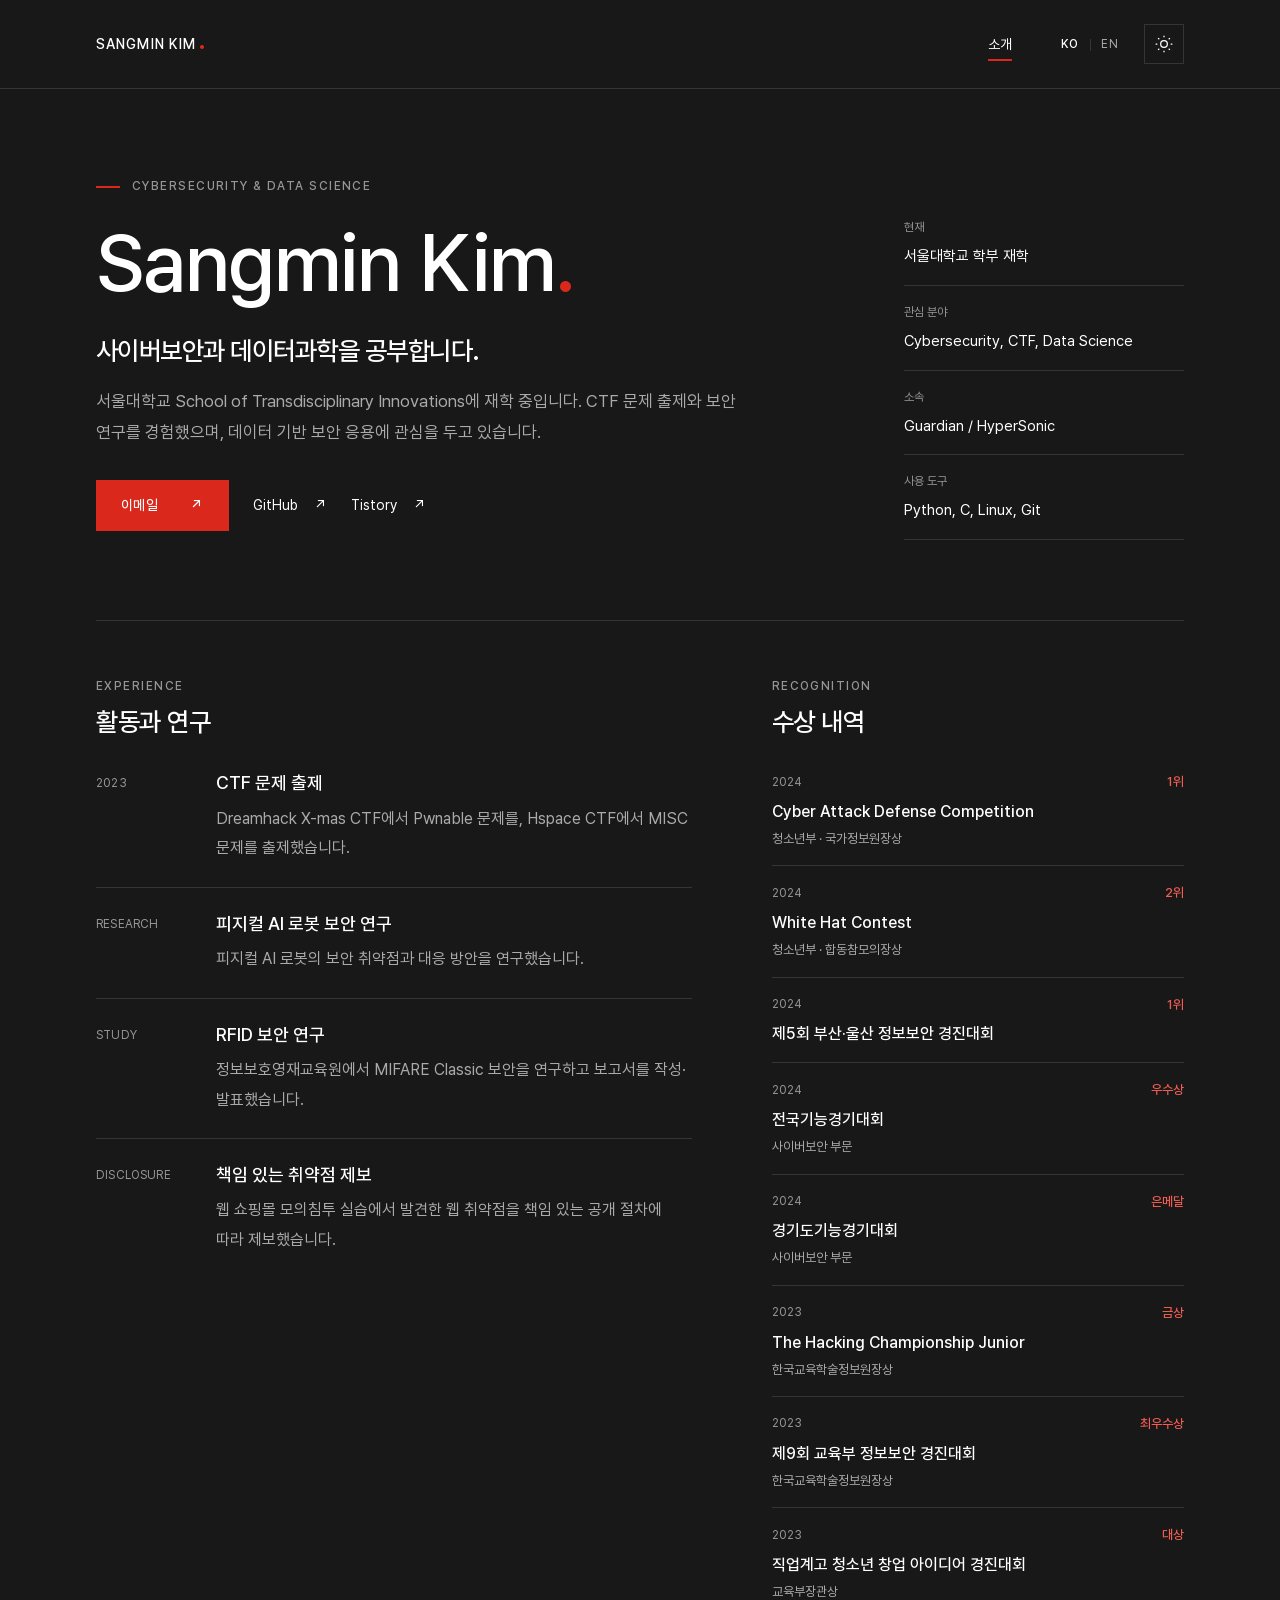
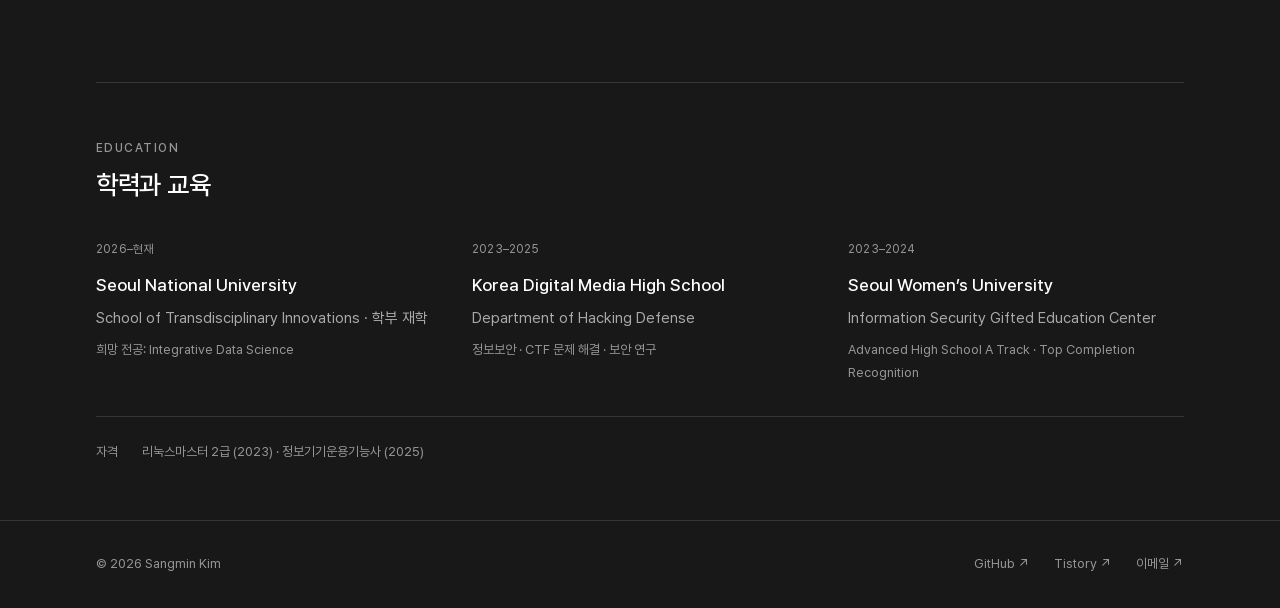
<file: index.html>
<!doctype html>
<html lang="ko" data-theme="dark">
<head>
<meta charset="utf-8"><meta name="viewport" content="width=device-width, initial-scale=1">
<meta name="theme-color" content="#181818"><meta name="color-scheme" content="dark light">
<title>Sangmin Kim · 사이버보안과 데이터과학</title><meta name="description" content="서울대학교 학부생 Sangmin Kim. 사이버보안, CTF, 데이터과학을 공부합니다.">
<link rel="canonical" href="https://sangminkim-test.github.io/">
<link rel="alternate" hreflang="ko" href="https://sangminkim-test.github.io/"><link rel="alternate" hreflang="en" href="https://sangminkim-test.github.io/en/"><link rel="alternate" hreflang="x-default" href="https://sangminkim-test.github.io/">
<meta property="og:title" content="Sangmin Kim · 사이버보안과 데이터과학"><meta property="og:description" content="서울대학교 학부생 Sangmin Kim. 사이버보안, CTF, 데이터과학을 공부합니다."><meta property="og:url" content="https://sangminkim-test.github.io/"><meta property="og:type" content="website"><meta property="og:locale" content="ko_KR">
<link rel="icon" type="image/svg+xml" href="data:image/svg+xml,%3Csvg xmlns='http://www.w3.org/2000/svg' viewBox='0 0 64 64'%3E%3Crect width='64' height='64' fill='%23181818'/%3E%3Ctext x='32' y='45' text-anchor='middle' font-family='Arial,sans-serif' font-size='41' fill='white'%3ES%3C/text%3E%3Cpath d='M44 50h9v5h-9z' fill='%23da291c'/%3E%3C/svg%3E">
<link rel="preload" href="/assets/fonts/Pretendard-Regular.woff2" as="font" type="font/woff2" crossorigin>
<script src="/assets/theme-init.js"></script><link rel="stylesheet" href="/assets/style.css"><script src="/assets/site.js" defer></script>
</head>
<body><a class="skip" href="#main">본문으로 건너뛰기</a>
<header class="header"><div class="wrap header-inner"><a class="wordmark" href="/">SANGMIN KIM<span aria-hidden="true">.</span></a><div class="header-right"><nav aria-label="주 메뉴"><a href="/" aria-current="page">소개</a></nav><div class="utilities"><div class="language" aria-label="언어 선택"><a href="/" lang="ko" hreflang="ko" aria-current="true">KO</a><a href="/en/" lang="en" hreflang="en">EN</a></div><button type="button" class="theme-toggle" aria-label="라이트 테마로 전환" title="라이트 테마로 전환"><svg class="sun" width="20" height="20" viewBox="0 0 24 24" fill="none" stroke="currentColor" stroke-width="1.5" aria-hidden="true"><circle cx="12" cy="12" r="4"/><path d="M12 2v2m0 16v2M2 12h2m16 0h2M4.93 4.93l1.42 1.42m11.3 11.3 1.42 1.42M4.93 19.07l1.42-1.42m11.3-11.3 1.42-1.42"/></svg><svg class="moon" width="20" height="20" viewBox="0 0 24 24" fill="none" stroke="currentColor" stroke-width="1.5" aria-hidden="true"><path d="M20.3 15.5A8.5 8.5 0 0 1 8.5 3.7a8.5 8.5 0 1 0 11.8 11.8Z"/></svg></button></div></div></div></header>
<main id="main"><section class="intro wrap" aria-labelledby="profile-title"><div class="intro-main"><p class="eyebrow"><span aria-hidden="true"></span> CYBERSECURITY &amp; DATA SCIENCE</p><h1 id="profile-title">Sangmin Kim<span class="red">.</span></h1><h2>사이버보안과 데이터과학을 공부합니다.</h2><p class="bio">서울대학교 School of Transdisciplinary Innovations에 재학 중입니다. CTF 문제 출제와 보안 연구를 경험했으며, 데이터 기반 보안 응용에 관심을 두고 있습니다.</p><div class="intro-links"><a class="button" href="mailto:ksangmin07@gmail.com">이메일 <span aria-hidden="true">↗</span></a><a class="plain-link" href="https://github.com/is07king">GitHub <span aria-hidden="true">↗</span></a><a class="plain-link" href="https://is07king.tistory.com/">Tistory <span aria-hidden="true">↗</span></a></div></div><aside class="profile-facts" aria-label="프로필 요약"><dl><div><dt>현재</dt><dd>서울대학교 학부 재학</dd></div><div><dt>관심 분야</dt><dd>Cybersecurity, CTF, Data Science</dd></div><div><dt>소속</dt><dd>Guardian / HyperSonic</dd></div><div><dt>사용 도구</dt><dd>Python, C, Linux, Git</dd></div></dl></aside></section>
<section class="wrap work-awards" id="experience"><div class="work-column"><div class="section-heading"><p class="eyebrow">EXPERIENCE</p><h2>활동과 연구</h2></div><div class="experience-list"><article class="experience"><span class="meta">2023</span><div><h3>CTF 문제 출제</h3><p>Dreamhack X-mas CTF에서 Pwnable 문제를, Hspace CTF에서 MISC 문제를 출제했습니다.</p></div></article><article class="experience"><span class="meta">RESEARCH</span><div><h3>피지컬 AI 로봇 보안 연구</h3><p>피지컬 AI 로봇의 보안 취약점과 대응 방안을 연구했습니다.</p></div></article><article class="experience"><span class="meta">STUDY</span><div><h3>RFID 보안 연구</h3><p>정보보호영재교육원에서 MIFARE Classic 보안을 연구하고 보고서를 작성·발표했습니다.</p></div></article><article class="experience"><span class="meta">DISCLOSURE</span><div><h3>책임 있는 취약점 제보</h3><p>웹 쇼핑몰 모의침투 실습에서 발견한 웹 취약점을 책임 있는 공개 절차에 따라 제보했습니다.</p></div></article></div></div><div class="awards-column"><div class="section-heading"><p class="eyebrow">RECOGNITION</p><h2>수상 내역</h2></div><ul class="awards"><li><div class="award-top"><span class="meta">2024</span><span class="award-rank">1위</span></div><h3>Cyber Attack Defense Competition</h3><p>청소년부 · 국가정보원장상</p></li><li><div class="award-top"><span class="meta">2024</span><span class="award-rank">2위</span></div><h3>White Hat Contest</h3><p>청소년부 · 합동참모의장상</p></li><li><div class="award-top"><span class="meta">2024</span><span class="award-rank">1위</span></div><h3>제5회 부산·울산 정보보안 경진대회</h3></li><li><div class="award-top"><span class="meta">2024</span><span class="award-rank">우수상</span></div><h3>전국기능경기대회</h3><p>사이버보안 부문</p></li><li><div class="award-top"><span class="meta">2024</span><span class="award-rank">은메달</span></div><h3>경기도기능경기대회</h3><p>사이버보안 부문</p></li><li><div class="award-top"><span class="meta">2023</span><span class="award-rank">금상</span></div><h3>The Hacking Championship Junior</h3><p>한국교육학술정보원장상</p></li><li><div class="award-top"><span class="meta">2023</span><span class="award-rank">최우수상</span></div><h3>제9회 교육부 정보보안 경진대회</h3><p>한국교육학술정보원장상</p></li><li><div class="award-top"><span class="meta">2023</span><span class="award-rank">대상</span></div><h3>직업계고 청소년 창업 아이디어 경진대회</h3><p>교육부장관상</p></li></ul></div></section>
<section class="wrap section education" aria-labelledby="education-title"><div class="section-heading"><p class="eyebrow">EDUCATION</p><h2 id="education-title">학력과 교육</h2></div><div class="school-grid"><article class="school"><span class="meta">2026–현재</span><h3>Seoul National University</h3><p>School of Transdisciplinary Innovations · 학부 재학</p><p class="school-note">희망 전공: Integrative Data Science</p></article><article class="school"><span class="meta">2023–2025</span><h3>Korea Digital Media High School</h3><p>Department of Hacking Defense</p><p class="school-note">정보보안 · CTF 문제 해결 · 보안 연구</p></article><article class="school"><span class="meta">2023–2024</span><h3>Seoul Women’s University</h3><p>Information Security Gifted Education Center</p><p class="school-note">Advanced High School A Track · Top Completion Recognition</p></article></div><div class="certifications"><span>자격</span><p>리눅스마스터 2급 (2023) · 정보기기운용기능사 (2025)</p></div></section></main>
<footer class="footer"><div class="wrap footer-inner"><p>© 2026 Sangmin Kim</p><div><a href="https://github.com/is07king">GitHub ↗</a><a href="https://is07king.tistory.com/">Tistory ↗</a><a href="mailto:ksangmin07@gmail.com">이메일 ↗</a></div></div></footer>
</body></html>
</file>
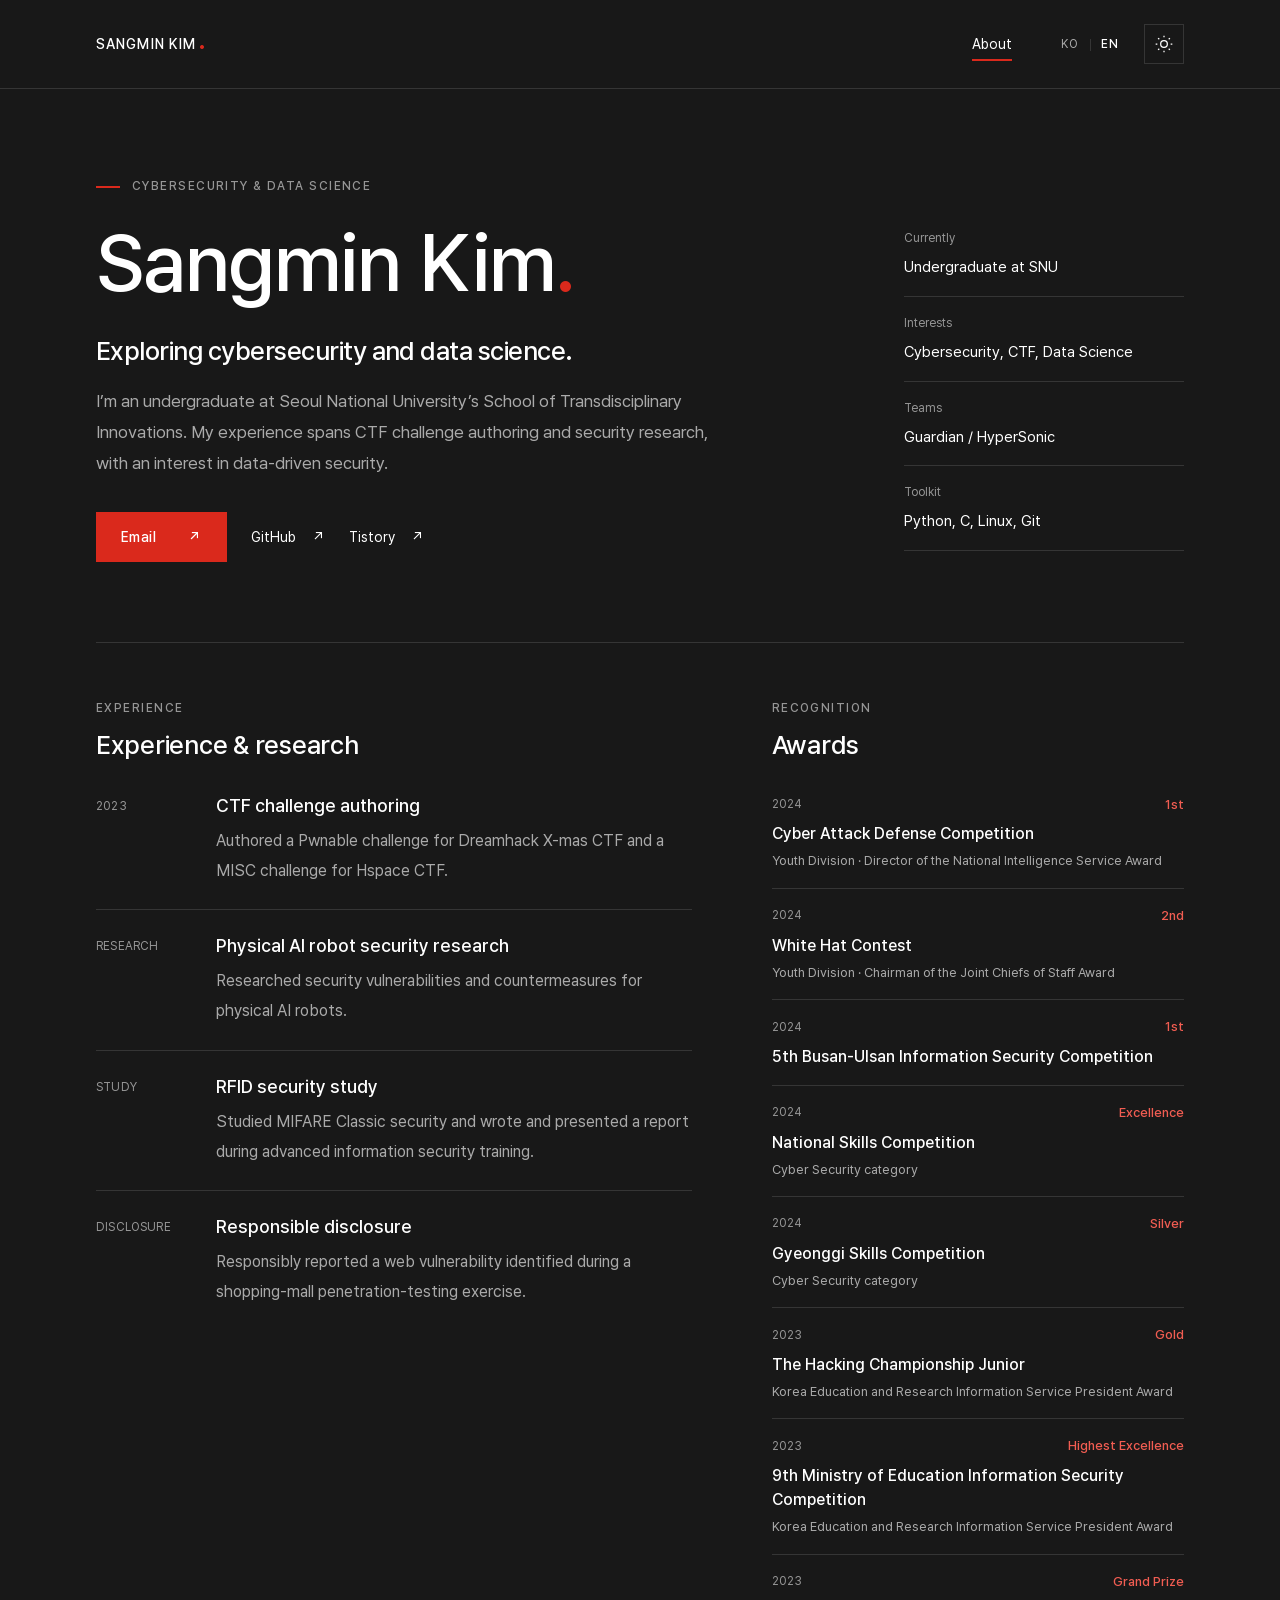
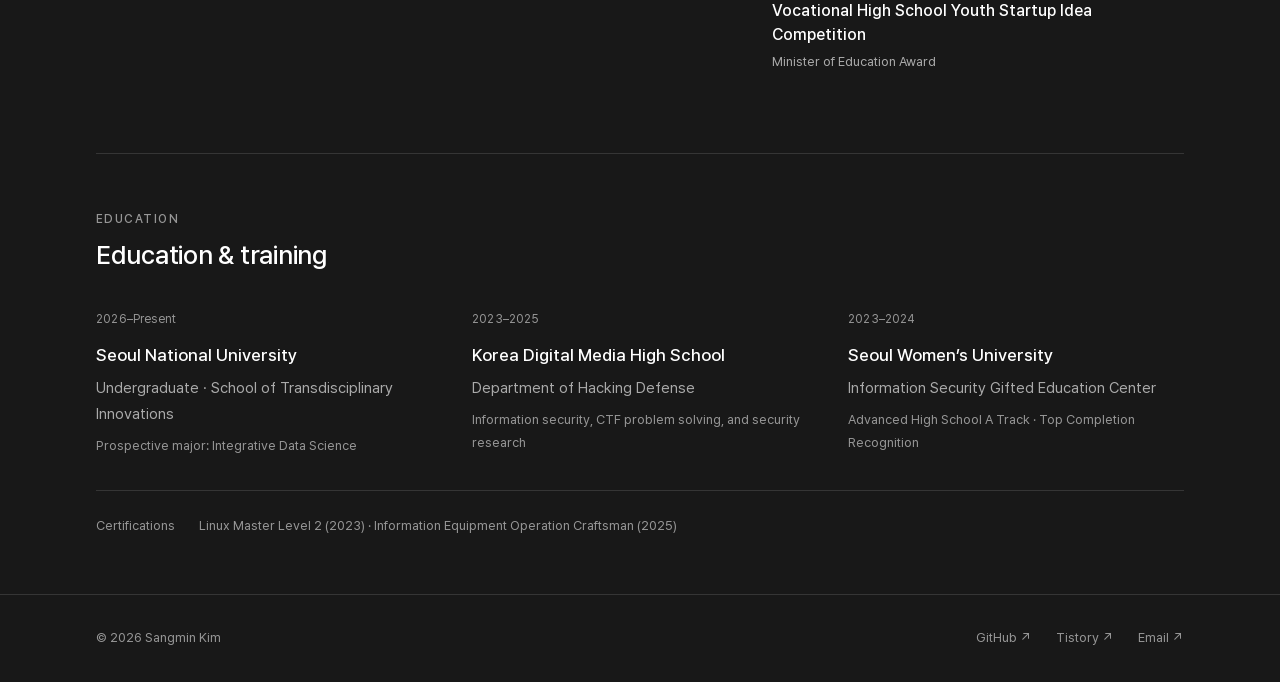
<file: en/index.html>
<!doctype html>
<html lang="en" data-theme="dark">
<head>
<meta charset="utf-8"><meta name="viewport" content="width=device-width, initial-scale=1">
<meta name="theme-color" content="#181818"><meta name="color-scheme" content="dark light">
<title>Sangmin Kim · Cybersecurity &amp; Data Science</title><meta name="description" content="Sangmin Kim, an undergraduate at Seoul National University studying cybersecurity, CTFs, and data science.">
<link rel="canonical" href="https://sangminkim-test.github.io/en/">
<link rel="alternate" hreflang="ko" href="https://sangminkim-test.github.io/"><link rel="alternate" hreflang="en" href="https://sangminkim-test.github.io/en/"><link rel="alternate" hreflang="x-default" href="https://sangminkim-test.github.io/">
<meta property="og:title" content="Sangmin Kim · Cybersecurity &amp; Data Science"><meta property="og:description" content="Sangmin Kim, an undergraduate at Seoul National University studying cybersecurity, CTFs, and data science."><meta property="og:url" content="https://sangminkim-test.github.io/en/"><meta property="og:type" content="website"><meta property="og:locale" content="en_US">
<link rel="icon" type="image/svg+xml" href="data:image/svg+xml,%3Csvg xmlns='http://www.w3.org/2000/svg' viewBox='0 0 64 64'%3E%3Crect width='64' height='64' fill='%23181818'/%3E%3Ctext x='32' y='45' text-anchor='middle' font-family='Arial,sans-serif' font-size='41' fill='white'%3ES%3C/text%3E%3Cpath d='M44 50h9v5h-9z' fill='%23da291c'/%3E%3C/svg%3E">
<link rel="preload" href="/assets/fonts/Pretendard-Regular.woff2" as="font" type="font/woff2" crossorigin>
<script src="/assets/theme-init.js"></script><link rel="stylesheet" href="/assets/style.css"><script src="/assets/site.js" defer></script>
</head>
<body><a class="skip" href="#main">Skip to content</a>
<header class="header"><div class="wrap header-inner"><a class="wordmark" href="/en/">SANGMIN KIM<span aria-hidden="true">.</span></a><div class="header-right"><nav aria-label="Main navigation"><a href="/en/" aria-current="page">About</a></nav><div class="utilities"><div class="language" aria-label="Select language"><a href="/" lang="ko" hreflang="ko">KO</a><a href="/en/" lang="en" hreflang="en" aria-current="true">EN</a></div><button type="button" class="theme-toggle" aria-label="Switch to light theme" title="Switch to light theme"><svg class="sun" width="20" height="20" viewBox="0 0 24 24" fill="none" stroke="currentColor" stroke-width="1.5" aria-hidden="true"><circle cx="12" cy="12" r="4"/><path d="M12 2v2m0 16v2M2 12h2m16 0h2M4.93 4.93l1.42 1.42m11.3 11.3 1.42 1.42M4.93 19.07l1.42-1.42m11.3-11.3 1.42-1.42"/></svg><svg class="moon" width="20" height="20" viewBox="0 0 24 24" fill="none" stroke="currentColor" stroke-width="1.5" aria-hidden="true"><path d="M20.3 15.5A8.5 8.5 0 0 1 8.5 3.7a8.5 8.5 0 1 0 11.8 11.8Z"/></svg></button></div></div></div></header>
<main id="main"><section class="intro wrap" aria-labelledby="profile-title"><div class="intro-main"><p class="eyebrow"><span aria-hidden="true"></span> CYBERSECURITY &amp; DATA SCIENCE</p><h1 id="profile-title">Sangmin Kim<span class="red">.</span></h1><h2>Exploring cybersecurity and data science.</h2><p class="bio">I’m an undergraduate at Seoul National University’s School of Transdisciplinary Innovations. My experience spans CTF challenge authoring and security research, with an interest in data-driven security.</p><div class="intro-links"><a class="button" href="mailto:ksangmin07@gmail.com">Email <span aria-hidden="true">↗</span></a><a class="plain-link" href="https://github.com/is07king">GitHub <span aria-hidden="true">↗</span></a><a class="plain-link" href="https://is07king.tistory.com/">Tistory <span aria-hidden="true">↗</span></a></div></div><aside class="profile-facts" aria-label="Profile at a glance"><dl><div><dt>Currently</dt><dd>Undergraduate at SNU</dd></div><div><dt>Interests</dt><dd>Cybersecurity, CTF, Data Science</dd></div><div><dt>Teams</dt><dd>Guardian / HyperSonic</dd></div><div><dt>Toolkit</dt><dd>Python, C, Linux, Git</dd></div></dl></aside></section>
<section class="wrap work-awards" id="experience"><div class="work-column"><div class="section-heading"><p class="eyebrow">EXPERIENCE</p><h2>Experience & research</h2></div><div class="experience-list"><article class="experience"><span class="meta">2023</span><div><h3>CTF challenge authoring</h3><p>Authored a Pwnable challenge for Dreamhack X-mas CTF and a MISC challenge for Hspace CTF.</p></div></article><article class="experience"><span class="meta">RESEARCH</span><div><h3>Physical AI robot security research</h3><p>Researched security vulnerabilities and countermeasures for physical AI robots.</p></div></article><article class="experience"><span class="meta">STUDY</span><div><h3>RFID security study</h3><p>Studied MIFARE Classic security and wrote and presented a report during advanced information security training.</p></div></article><article class="experience"><span class="meta">DISCLOSURE</span><div><h3>Responsible disclosure</h3><p>Responsibly reported a web vulnerability identified during a shopping-mall penetration-testing exercise.</p></div></article></div></div><div class="awards-column"><div class="section-heading"><p class="eyebrow">RECOGNITION</p><h2>Awards</h2></div><ul class="awards"><li><div class="award-top"><span class="meta">2024</span><span class="award-rank">1st</span></div><h3>Cyber Attack Defense Competition</h3><p>Youth Division · Director of the National Intelligence Service Award</p></li><li><div class="award-top"><span class="meta">2024</span><span class="award-rank">2nd</span></div><h3>White Hat Contest</h3><p>Youth Division · Chairman of the Joint Chiefs of Staff Award</p></li><li><div class="award-top"><span class="meta">2024</span><span class="award-rank">1st</span></div><h3>5th Busan-Ulsan Information Security Competition</h3></li><li><div class="award-top"><span class="meta">2024</span><span class="award-rank">Excellence</span></div><h3>National Skills Competition</h3><p>Cyber Security category</p></li><li><div class="award-top"><span class="meta">2024</span><span class="award-rank">Silver</span></div><h3>Gyeonggi Skills Competition</h3><p>Cyber Security category</p></li><li><div class="award-top"><span class="meta">2023</span><span class="award-rank">Gold</span></div><h3>The Hacking Championship Junior</h3><p>Korea Education and Research Information Service President Award</p></li><li><div class="award-top"><span class="meta">2023</span><span class="award-rank">Highest Excellence</span></div><h3>9th Ministry of Education Information Security Competition</h3><p>Korea Education and Research Information Service President Award</p></li><li><div class="award-top"><span class="meta">2023</span><span class="award-rank">Grand Prize</span></div><h3>Vocational High School Youth Startup Idea Competition</h3><p>Minister of Education Award</p></li></ul></div></section>
<section class="wrap section education" aria-labelledby="education-title"><div class="section-heading"><p class="eyebrow">EDUCATION</p><h2 id="education-title">Education & training</h2></div><div class="school-grid"><article class="school"><span class="meta">2026–Present</span><h3>Seoul National University</h3><p>Undergraduate · School of Transdisciplinary Innovations</p><p class="school-note">Prospective major: Integrative Data Science</p></article><article class="school"><span class="meta">2023–2025</span><h3>Korea Digital Media High School</h3><p>Department of Hacking Defense</p><p class="school-note">Information security, CTF problem solving, and security research</p></article><article class="school"><span class="meta">2023–2024</span><h3>Seoul Women’s University</h3><p>Information Security Gifted Education Center</p><p class="school-note">Advanced High School A Track · Top Completion Recognition</p></article></div><div class="certifications"><span>Certifications</span><p>Linux Master Level 2 (2023) · Information Equipment Operation Craftsman (2025)</p></div></section></main>
<footer class="footer"><div class="wrap footer-inner"><p>© 2026 Sangmin Kim</p><div><a href="https://github.com/is07king">GitHub ↗</a><a href="https://is07king.tistory.com/">Tistory ↗</a><a href="mailto:ksangmin07@gmail.com">Email ↗</a></div></div></footer>
</body></html>
</file>
<file: assets/style.css>
@charset "UTF-8";
@font-face{font-family:Pretendard;src:url('/assets/fonts/Pretendard-Regular.woff2') format('woff2');font-style:normal;font-weight:400;font-display:swap}
@font-face{font-family:Pretendard;src:url('/assets/fonts/Pretendard-Medium.woff2') format('woff2');font-style:normal;font-weight:500;font-display:swap}
:root{--canvas:#181818;--ink:#fff;--body:#aaa;--subtle:#969696;--line:#353535;--soft:#222;--red:#da291c;--red-text:#f15d52;--red-hover:#b01e0a;--focus:#f6e500;--max:1088px;color-scheme:dark}
:root[data-theme="light"]{--canvas:#fff;--ink:#181818;--body:#5b5b5b;--subtle:#666;--line:#d2d2d2;--soft:#f7f7f7;--red-text:#c22316;--focus:#9d2211;color-scheme:light}
*{box-sizing:border-box}html{scroll-behavior:smooth;scroll-padding-top:24px}body{margin:0;background:var(--canvas);color:var(--ink);font:400 1rem/1.75 Pretendard,-apple-system,BlinkMacSystemFont,"Segoe UI",sans-serif;-webkit-font-smoothing:antialiased}button{font:inherit;color:inherit;cursor:pointer}button,a,summary{-webkit-tap-highlight-color:transparent}a{color:inherit;text-decoration:none}a:hover{text-decoration:underline;text-underline-offset:5px}a:focus-visible,button:focus-visible,summary:focus-visible{outline:2px solid var(--focus);outline-offset:5px}h1,h2,h3,p,dl,dd{margin:0}h1,h2,h3{font-weight:500;line-height:1.35;word-break:keep-all;overflow-wrap:anywhere}p,dd{word-break:keep-all;overflow-wrap:anywhere}ul{margin:0;padding:0;list-style:none}.wrap{width:min(var(--max),calc(100% - 96px));margin-inline:auto}.skip{position:fixed;z-index:10;top:-80px;left:16px;background:var(--red);color:#fff;padding:12px 24px}.skip:focus{top:16px}
.header{border-bottom:1px solid var(--line)}.header-inner{min-height:88px;display:flex;align-items:center;justify-content:space-between;gap:24px}.wordmark{font-size:.875rem;font-weight:500;letter-spacing:.08em;white-space:nowrap}.wordmark span{color:var(--red);font-size:1.6rem;line-height:.5;margin-left:2px}.header-right{display:flex;align-items:center;gap:40px}nav{display:flex;align-items:center;gap:32px}nav a{font-size:.875rem;padding-block:16px;color:var(--body)}nav a[aria-current="page"]{color:var(--ink);text-decoration:underline;text-decoration-color:var(--red);text-decoration-thickness:2px;text-underline-offset:10px}.utilities{display:flex;align-items:center;gap:16px}.language{display:flex;gap:4px}.language a{font-size:.75rem;letter-spacing:.05em;padding:12px 8px;color:var(--body);min-width:36px;text-align:center}.language a[aria-current]{color:var(--ink);font-weight:500}.language a+a{position:relative}.language a+a:before{content:"";position:absolute;left:-2px;top:17px;height:12px;width:1px;background:var(--line)}.theme-toggle{border:1px solid var(--line);padding:0;width:40px;height:40px;background:transparent;display:grid;place-items:center}.theme-toggle:hover{background:var(--soft)}.theme-toggle svg{grid-area:1/1}.theme-toggle .moon{display:none}[data-theme="light"] .theme-toggle .sun{display:none}[data-theme="light"] .theme-toggle .moon{display:block}
.eyebrow{font-size:.75rem;letter-spacing:.12em;color:var(--subtle);font-weight:500;text-transform:uppercase;line-height:1.6}.intro{display:grid;grid-template-columns:1fr 280px;gap:80px;padding-block:88px 80px}.intro .eyebrow{display:flex;gap:12px;align-items:center}.intro .eyebrow>span{width:24px;height:2px;background:var(--red);flex-shrink:0}.intro h1{font-size:5rem;line-height:1.08;letter-spacing:-.02em;margin-top:24px;white-space:nowrap}.red{color:var(--red)}.intro h2{font-size:1.625rem;letter-spacing:-.02em;margin-top:24px;line-height:1.5}.bio{font-size:1.0625rem;line-height:1.85;color:var(--body);margin-top:16px;max-width:640px}.intro-links{display:flex;align-items:center;gap:24px;flex-wrap:wrap;margin-top:32px}.button{display:inline-flex;min-height:48px;align-items:center;justify-content:center;gap:32px;font-size:.875rem;letter-spacing:.035em;padding:12px 24px;background:var(--red);color:#fff;font-weight:500;border:1px solid var(--red)}.button:hover{background:var(--red-hover);border-color:var(--red-hover);text-decoration:none}.plain-link{font-size:.875rem;display:inline-flex;align-items:center;gap:16px;min-height:44px}.profile-facts{align-self:center;padding-top:40px}.profile-facts dl>div{border-bottom:1px solid var(--line);padding-block:16px}.profile-facts dl>div:first-child{padding-top:0}.profile-facts dt{font-size:.75rem;color:var(--subtle);margin-bottom:6px}.profile-facts dd{font-size:.9375rem;line-height:1.65}
.work-awards{display:grid;grid-template-columns:minmax(0,1.3fr) minmax(0,.9fr);gap:80px;border-top:1px solid var(--line);padding-block:56px 64px}.section-heading{margin-bottom:32px}.section-heading h2{font-size:1.625rem;margin-top:8px;letter-spacing:-.01em}.experience{display:grid;grid-template-columns:96px 1fr;gap:24px;padding-block:24px;border-top:1px solid var(--line)}.experience:first-child{padding-top:0;border-top:0}.meta{color:var(--subtle);font-size:.75rem;line-height:1.65;font-variant-numeric:tabular-nums;letter-spacing:.015em}.experience>.meta{padding-top:3px;font-size:.75rem;letter-spacing:.015em}.experience h3{font-size:1.125rem}.experience p{font-size:1rem;line-height:1.85;color:var(--body);margin-top:8px}.awards li{padding-block:16px;border-top:1px solid var(--line)}.awards li:first-child{padding-top:0;border:0}.award-top{display:flex;align-items:center;justify-content:space-between;gap:16px;margin-bottom:6px}.award-rank{font-size:.8125rem;color:var(--red-text);font-weight:500}.awards h3{font-size:1rem;line-height:1.5}.awards p{font-size:.8125rem;color:var(--body);line-height:1.65;margin-top:4px}details{border-top:1px solid var(--line);margin-top:8px}summary{list-style:none;cursor:pointer;font-size:.875rem;display:flex;align-items:center;justify-content:space-between;gap:16px;padding-block:16px}summary::-webkit-details-marker{display:none}summary span{font-size:1.25rem;font-weight:400;line-height:1}details[open] summary span{transform:rotate(45deg)}details>.awards{padding-top:8px}
.section{border-top:1px solid var(--line);padding-block:56px}.school-grid{display:grid;grid-template-columns:repeat(3,minmax(0,1fr));gap:40px}.school h3{font-size:1.0625rem;margin-top:12px}.school p{font-size:.9375rem;color:var(--body);line-height:1.75;margin-top:8px}.school .school-note{font-size:.8125rem;color:var(--subtle);margin-top:8px}.certifications{display:flex;gap:24px;align-items:baseline;margin-top:32px;padding-top:24px;border-top:1px solid var(--line);font-size:.8125rem;color:var(--subtle)}.certifications>span{white-space:nowrap}.contact{padding-block:40px;border-top:1px solid var(--line);display:flex;justify-content:space-between;align-items:center;gap:32px}.contact h2{font-size:1.125rem}.contact>a{font-size:1rem;display:flex;gap:24px;align-items:center;overflow-wrap:anywhere}.footer{border-top:1px solid var(--line);padding-block:32px}.footer-inner{display:flex;justify-content:space-between;gap:24px;font-size:.8125rem;color:var(--subtle)}.footer-inner>div{display:flex;gap:24px}.missing{min-height:65vh;padding-block:80px}.missing h1{font-size:3rem;margin-block:16px}.missing p{color:var(--body);margin-bottom:32px}
@media(max-width:1050px){.wrap{width:calc(100% - 64px)}.intro{grid-template-columns:1fr 240px;gap:48px;padding-block:64px}.intro h1{font-size:4rem}.intro h2{font-size:1.375rem}.work-awards{gap:48px;grid-template-columns:minmax(0,1.2fr) minmax(0,1fr)}.experience{grid-template-columns:1fr;gap:8px}.school-grid{gap:24px}.school h3{font-size:1rem}}
@media(max-width:760px){.wrap{width:calc(100% - 48px)}.header-inner{min-height:80px;gap:16px}.header-right{gap:24px}nav{gap:24px}.utilities{gap:8px}.wordmark{font-size:.75rem;letter-spacing:.05em}.intro{grid-template-columns:1fr;gap:32px;padding-block:56px 48px}.intro h1{font-size:3.75rem}.intro h2{font-size:1.375rem;line-height:1.5;margin-top:16px}.intro .bio{margin-top:12px;font-size:1rem}.profile-facts{padding:0}.profile-facts dl{display:grid;grid-template-columns:1fr 1fr;gap:0 24px}.profile-facts dl>div,.profile-facts dl>div:first-child{padding-block:16px}.profile-facts dd{font-size:.875rem}.intro-links{margin-top:24px}.work-awards{grid-template-columns:1fr;gap:40px;padding-block:40px}.section-heading{margin-bottom:24px}.section-heading h2{font-size:1.5rem}.experience{grid-template-columns:88px 1fr;gap:24px;padding-block:20px}.experience h3{font-size:1.0625rem}.awards-column{border-top:1px solid var(--line);padding-top:40px}.awards li{padding-block:16px}.awards h3{font-size:1rem}.awards p{font-size:.875rem}.awards-column>.awards{display:grid;grid-template-columns:1fr 1fr;gap:0 24px}.awards-column>.awards li:nth-child(2){border:0;padding-top:0}.section{padding-block:40px}.school-grid{grid-template-columns:1fr;gap:24px}.school{display:grid;grid-template-columns:112px 1fr;gap:0 24px}.school>.meta{grid-row:1/4;padding-top:3px}.school h3{margin-top:0;font-size:1.0625rem}.school p{margin-top:4px}.school .school-note{margin-top:4px}.certifications{margin-top:24px;gap:16px;font-size:.8125rem}.contact{padding-block:32px;align-items:start;flex-direction:column;gap:16px}.contact h2{font-size:1.125rem}.footer{padding-block:24px}.footer-inner{gap:16px}.footer-inner>div{gap:16px}.missing h1{font-size:2.25rem}}
@media(max-width:520px){.wrap{width:calc(100% - 40px)}.header-inner{flex-wrap:wrap;padding-block:16px;gap:12px}.wordmark{font-size:.75rem}.header-right{gap:20px}nav{gap:16px}nav a{font-size:.8125rem;padding-block:8px}.language a{font-size:.75rem;padding:12px 5px;min-width:29px}.utilities{gap:8px}.theme-toggle{width:36px;height:36px}.intro{padding-block:40px}.intro h1{font-size:3.25rem;white-space:normal}.intro h2{font-size:1.25rem}.eyebrow{font-size:.75rem;letter-spacing:.055em}.intro .eyebrow{gap:8px}.intro .eyebrow>span{width:16px}.intro-links{gap:20px}.button{padding-inline:20px;gap:24px}.profile-facts dl{gap:0 16px}.profile-facts dt{font-size:.75rem}.experience{grid-template-columns:1fr;gap:8px}.awards-column>.awards{display:block}.awards-column>.awards li:nth-child(2){border-top:1px solid var(--line);padding-top:16px}.section-heading h2{font-size:1.375rem}.school{grid-template-columns:1fr;gap:0}.school>.meta{grid-row:auto;padding:0;margin-bottom:8px}.school h3{font-size:1.0625rem}.school-grid{gap:24px}.certifications{flex-direction:column;gap:8px}.footer-inner{flex-direction:column;gap:12px}.footer-inner>div{gap:24px}.contact>a{font-size:.9375rem;gap:16px}}
@media(max-width:380px){.header-inner{column-gap:16px;row-gap:8px}.header-right{width:100%;justify-content:space-between}.wordmark{line-height:1.6}.header-inner{padding-block:12px}.intro h1{font-size:2.75rem}.profile-facts dl{grid-template-columns:1fr}.profile-facts dl>div{display:grid;grid-template-columns:64px 1fr;gap:16px}.profile-facts dt{margin:0;padding-top:2px}.intro-links{gap:16px}.plain-link{gap:8px}.intro h2{font-size:1.125rem}}
.intro{grid-template-columns:minmax(0,1fr) 280px}.intro h1{white-space:normal}.header-inner,.header-right{flex-wrap:wrap}.header-right{max-width:100%}.intro-main{min-width:0}
@media(max-width:1050px){.intro{grid-template-columns:minmax(0,1fr) 240px}}
@media(max-width:760px){.intro{grid-template-columns:1fr}}
@media(prefers-reduced-motion:reduce){html{scroll-behavior:auto}}
@media print{:root{--canvas:#fff;--ink:#181818;--body:#444;--subtle:#666;--line:#ddd;--red-text:#181818;color-scheme:light}.header,.intro-links,.footer,.contact,.skip{display:none}.wrap{width:100%}.intro{padding-block:16px 24px}.intro h1{font-size:48px}.work-awards,.section{padding-block:24px}.experience,.school,.awards li{break-inside:avoid}.button{display:none}}
</file>
